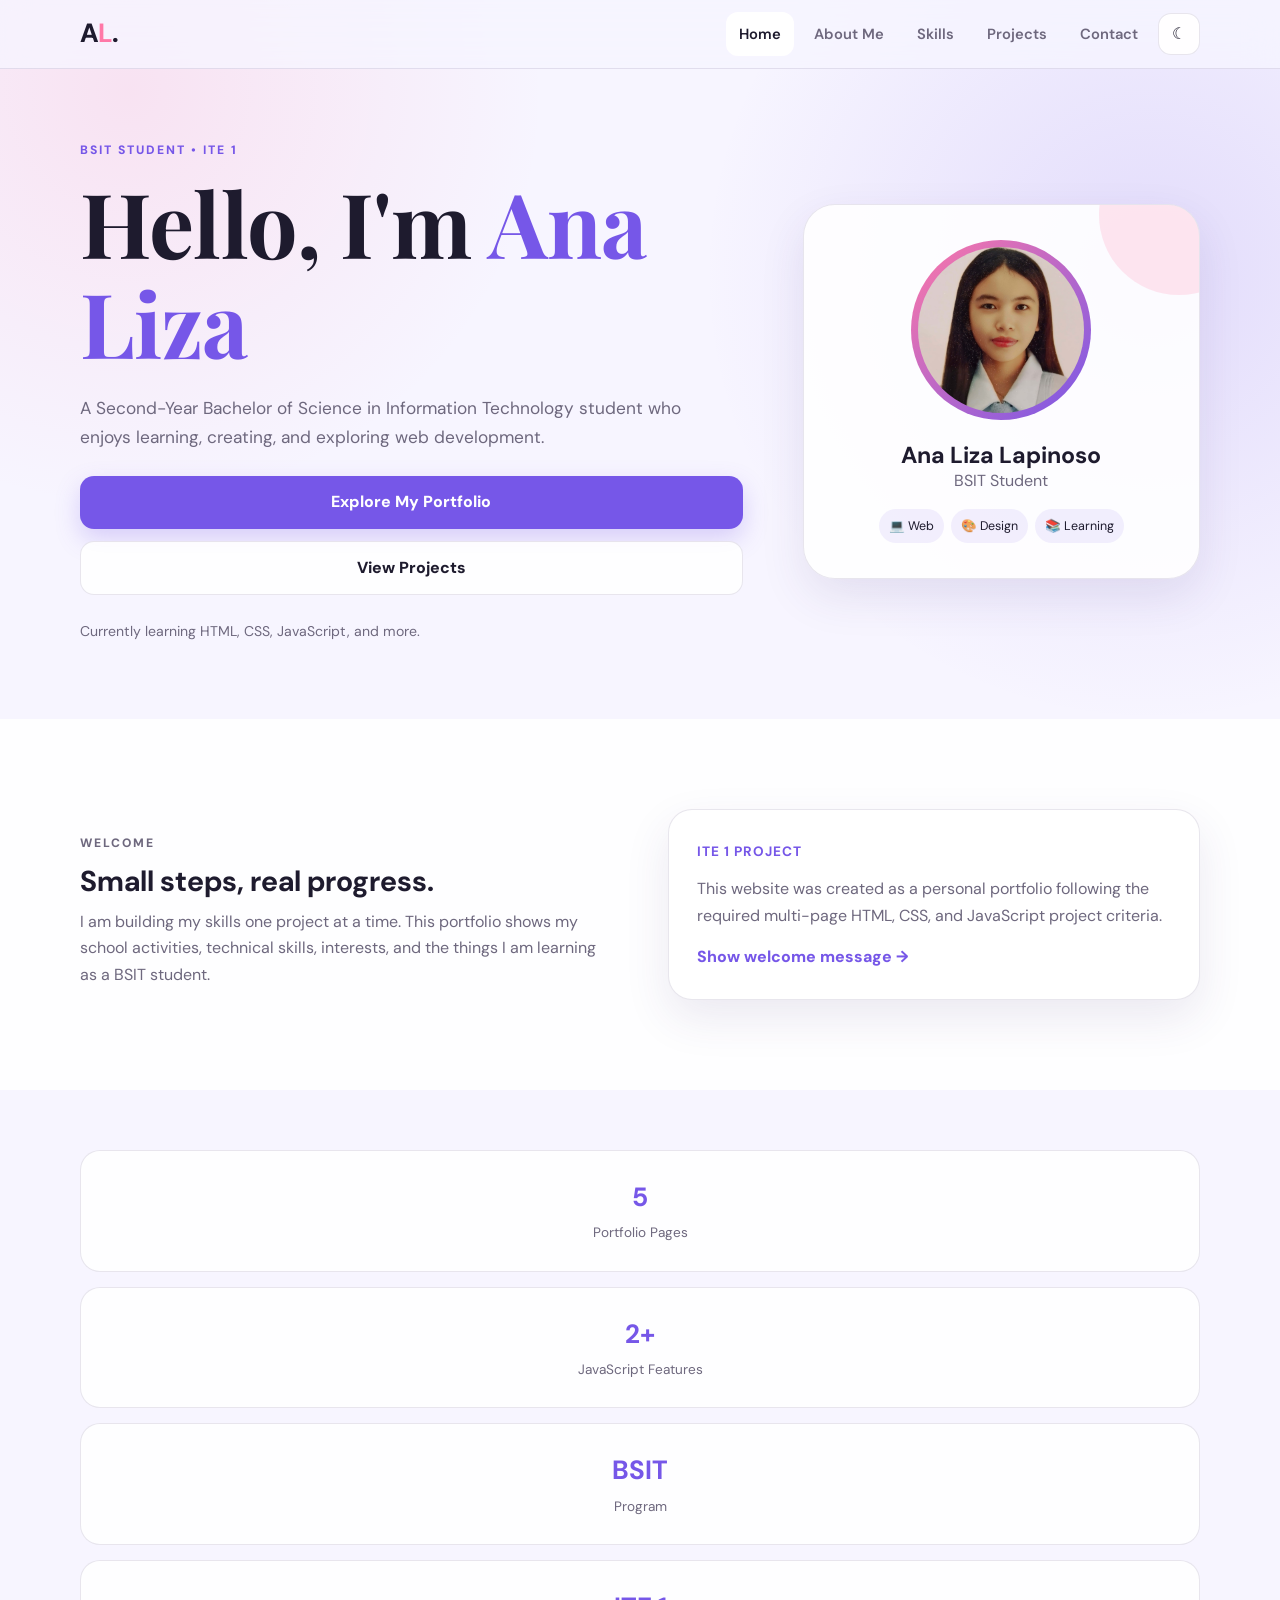
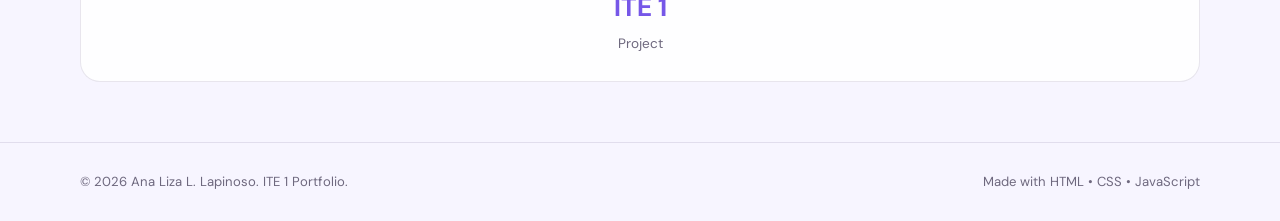
<file: index.html>
<!DOCTYPE html>
<html lang="en">
<head>
    <meta charset="UTF-8">
    <meta name="viewport" content="width=device-width, initial-scale=1.0">
    <meta name="description" content="Ana Liza's BSIT student portfolio for ITE 1.">
    <title>Ana Liza | BSIT Portfolio</title>
    <link rel="stylesheet" href="style.css">
</head>
<body>
<header class="site-header">
    <nav class="navbar container">
        <a class="logo" href="01-index.html">A<span>L</span>.</a>
        <button class="menu-toggle"
        id="menuToggle">
        ☰
    </button>
        <div class="nav-links">
            <a class="active" href="01-index.html">Home</a>
            <a href="02-about.html">About Me</a>
            <a href="03-skills.html">Skills</a>
            <a href="04-projects.html">Projects</a>
            <a href="05-contact.html">Contact</a>
            <button id="themeToggle" class="theme-btn" title="Toggle dark/light mode">☾</button>
        </div>
    </nav>
</header>

<main>
    <section class="hero container">
        <div class="hero-text">
            <p class="eyebrow">BSIT STUDENT • ITE 1</p>
            <h1>Hello, I'm <span>Ana Liza</span></h1>
            <p class="hero-subtitle">A Second-Year Bachelor of Science in Information Technology student who enjoys learning, creating, and exploring web development.</p>
            <div class="hero-actions">
                <a class="btn primary" href="02-about.html">Explore My Portfolio</a>
                <a class="btn secondary" href="04-projects.html">View Projects</a>
            </div>
            <p class="mini-note">Currently learning HTML, CSS, JavaScript, and more.</p>
        </div>

        <div class="profile-card">
            <div class="profile-ring">
                <img src="fe481cb0-2c4e-46b7-9b0f-e23e8c435175.jpg" alt="Ana Liza's profile photo"
                     onerror="this.style.display='none'; this.nextElementSibling.style.display='grid';">
                <div class="avatar-fallback">AL</div>
            </div>
            <h2>Ana Liza Lapinoso</h2>
            <p>BSIT Student</p>
            <div class="quick-tags">
                <span>💻 Web</span>
                <span>🎨 Design</span>
                <span>📚 Learning</span>
            </div>
        </div>
    </section>

    <section class="intro-section">
        <div class="container two-column">
            <div>
                <p class="eyebrow">WELCOME</p>
                <h2>Small steps, real progress.</h2>
                <p>I am building my skills one project at a time. This portfolio shows my school activities, technical skills, interests, and the things I am learning as a BSIT student.</p>
            </div>
            <div class="info-box">
                <strong>ITE 1 PROJECT</strong>
                <p>This website was created as a personal portfolio following the required multi-page HTML, CSS, and JavaScript project criteria.</p>
                <button class="text-btn" id="welcomeBtn">Show welcome message →</button>
            </div>
        </div>
    </section>

    <section class="stats container">
        <div class="stat-card"><strong>5</strong><span>Portfolio Pages</span></div>
        <div class="stat-card"><strong>2+</strong><span>JavaScript Features</span></div>
        <div class="stat-card"><strong>BSIT</strong><span>Program</span></div>
        <div class="stat-card"><strong>ITE 1</strong><span>Project</span></div>
    </section>
</main>

<footer class="footer">
    <div class="container footer-inner">
        <p>© <span id="year"></span> Ana Liza L. Lapinoso. ITE 1 Portfolio.</p>
        <p>Made with HTML • CSS • JavaScript</p>
    </div>
</footer>

<button id="backTop" class="back-top" aria-label="Back to top">↑</button>
<div id="toast" class="toast"></div>
<script src="07-script.js"></script>
</body>
</html>
</file>
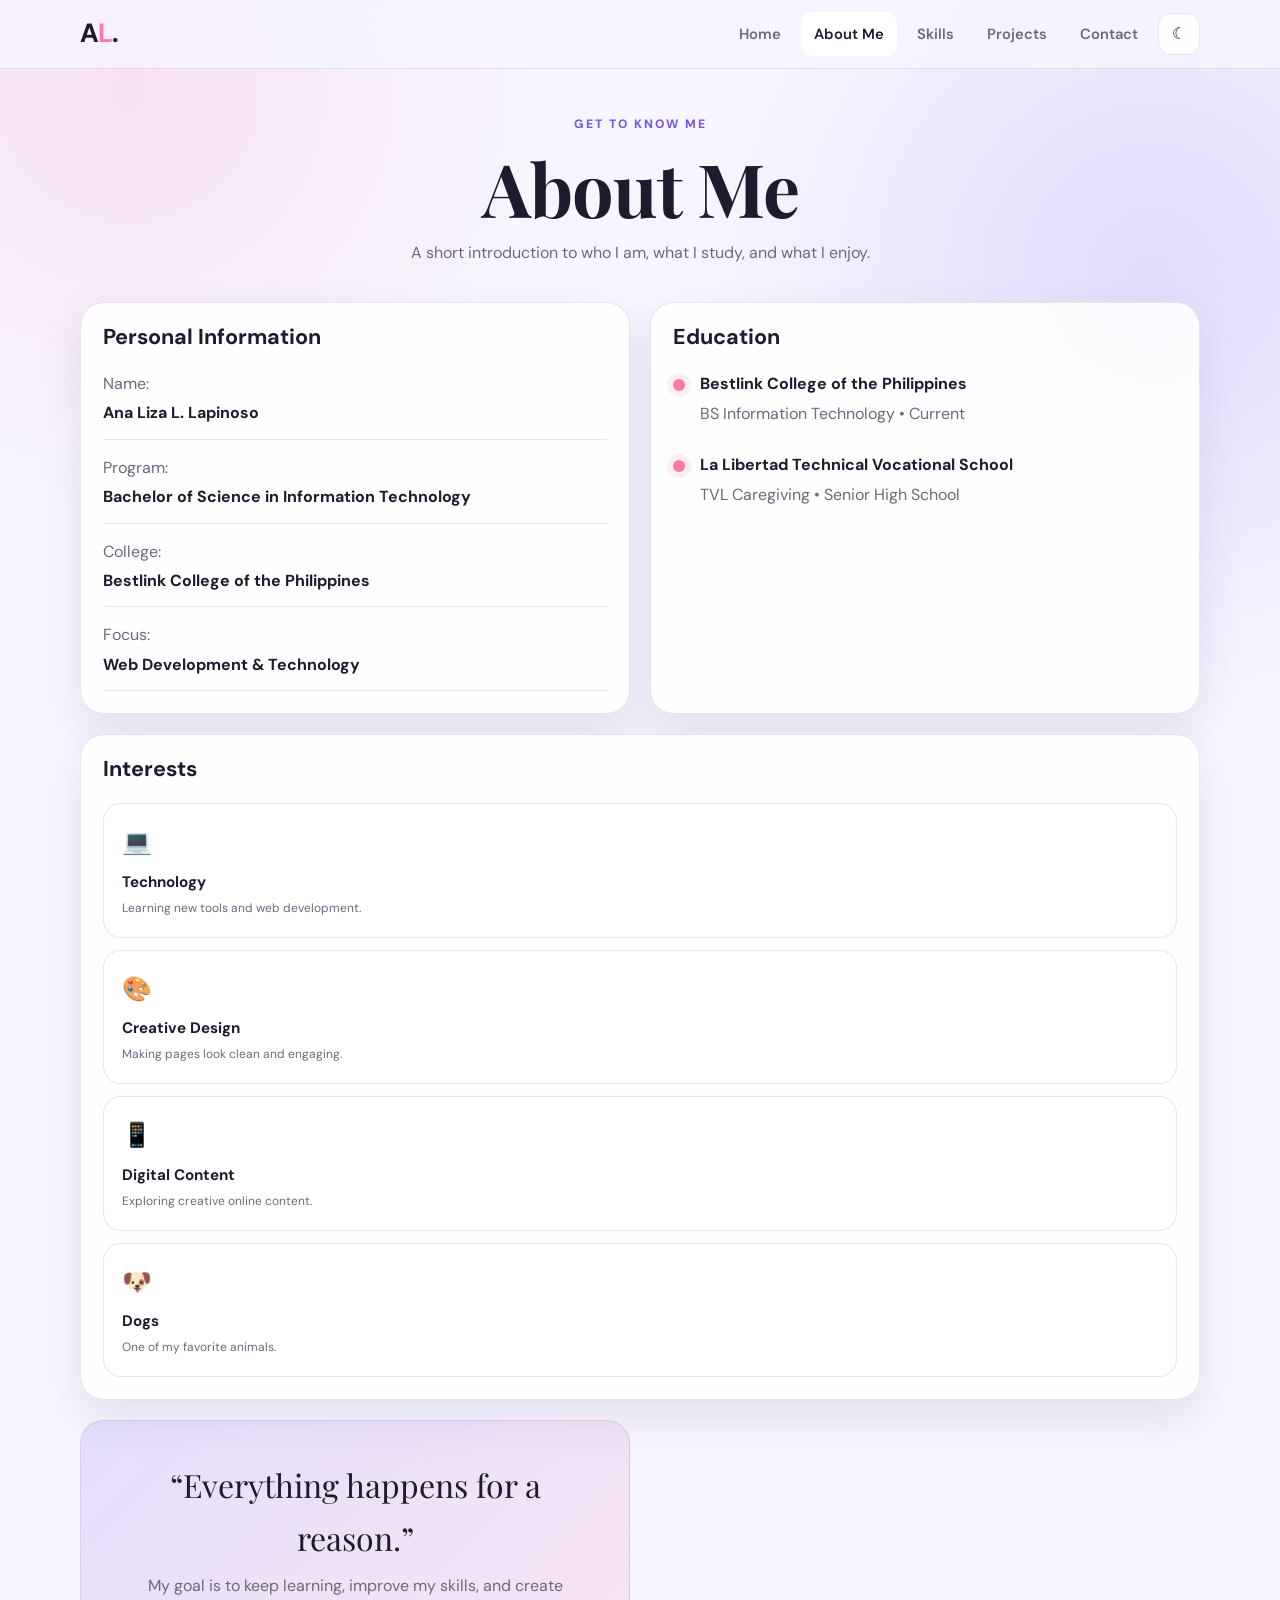
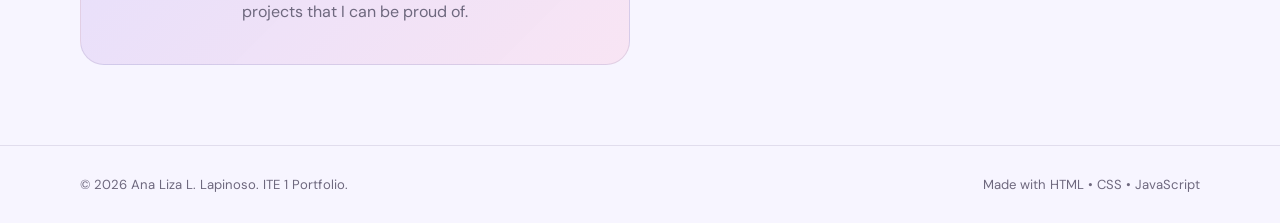
<file: 02-about.html>
<!DOCTYPE html>
<html lang="en">
<head>
    <meta charset="UTF-8">
    <meta name="viewport" content="width=device-width, initial-scale=1.0">
    <meta name="description" content="About Ana Liza - BSIT student portfolio.">
    <title>About Me | Ana Liza</title>
    <link rel="stylesheet" href="style.css">
</head>
<body>
<header class="site-header">
    <nav class="navbar container">
        <a class="logo" href="01-index.html">A<span>L</span>.</a>
        <button class="menu-toggle" aria-label="Open menu">☰</button>
        <div class="nav-links">
            <a href="01-index.html">Home</a>
            <a class="active" href="02-about.html">About Me</a>
            <a href="03-skills.html">Skills</a>
            <a href="04-projects.html">Projects</a>
            <a href="05-contact.html">Contact</a>
            <button id="themeToggle" class="theme-btn" title="Toggle dark/light mode">☾</button>
        </div>
    </nav>
</header>

<main class="page-main">
    <section class="page-heading container">
        <p class="eyebrow">GET TO KNOW ME</p>
        <h1>About Me</h1>
        <p>A short introduction to who I am, what I study, and what I enjoy.</p>
    </section>

    <section class="container content-grid">
        <article class="glass-card">
            <h2>Personal Information</h2>
            <div class="detail-list">
                <div><span>Name: </span><strong>Ana Liza L. Lapinoso</strong></div>
                <div><span>Program: </span><strong>Bachelor of Science in Information Technology</strong></div>
                <div><span>College: </span><strong>Bestlink College of the Philippines</strong></div>
                <div><span>Focus: </span><strong>Web Development & Technology</strong></div>
            </div>
        </article>

        <article class="glass-card">
            <h2>Education</h2>
            <div class="timeline">
                <div class="timeline-item">
                    <span class="timeline-dot"></span>
                    <div>
                        <strong>Bestlink College of the Philippines</strong>
                        <p>BS Information Technology • Current</p>
                    </div>
                </div>
                <div class="timeline-item">
                    <span class="timeline-dot"></span>
                    <div>
                        <strong>La Libertad Technical Vocational School</strong>
                        <p>TVL Caregiving • Senior High School</p>
                    </div>
                </div>
            </div>
        </article>

        <article class="glass-card full">
            <h2>Interests</h2>
            <div class="interest-grid">
                <div class="interest">💻 <strong>Technology</strong><small>Learning new tools and web development.</small></div>
                <div class="interest">🎨 <strong>Creative Design</strong><small>Making pages look clean and engaging.</small></div>
                <div class="interest">📱 <strong>Digital Content</strong><small>Exploring creative online content.</small></div>
                <div class="interest">🐶 <strong>Dogs</strong><small>One of my favorite animals.</small></div>
            </div>
        </article>

        <article class="quote-card full">
            <p class="quote">“Everything happens for a reason.”</p>
            <p>My goal is to keep learning, improve my skills, and create projects that I can be proud of.</p>
        </article>
    </section>
</main>

<footer class="footer">
    <div class="container footer-inner">
        <p>© <span id="year"></span> Ana Liza L. Lapinoso. ITE 1 Portfolio.</p>
        <p>Made with HTML • CSS • JavaScript</p>
    </div>
</footer>
<button id="backTop" class="back-top" aria-label="Back to top">↑</button>
<script src="07-script.js"></script>
</body>
</html>
</file>
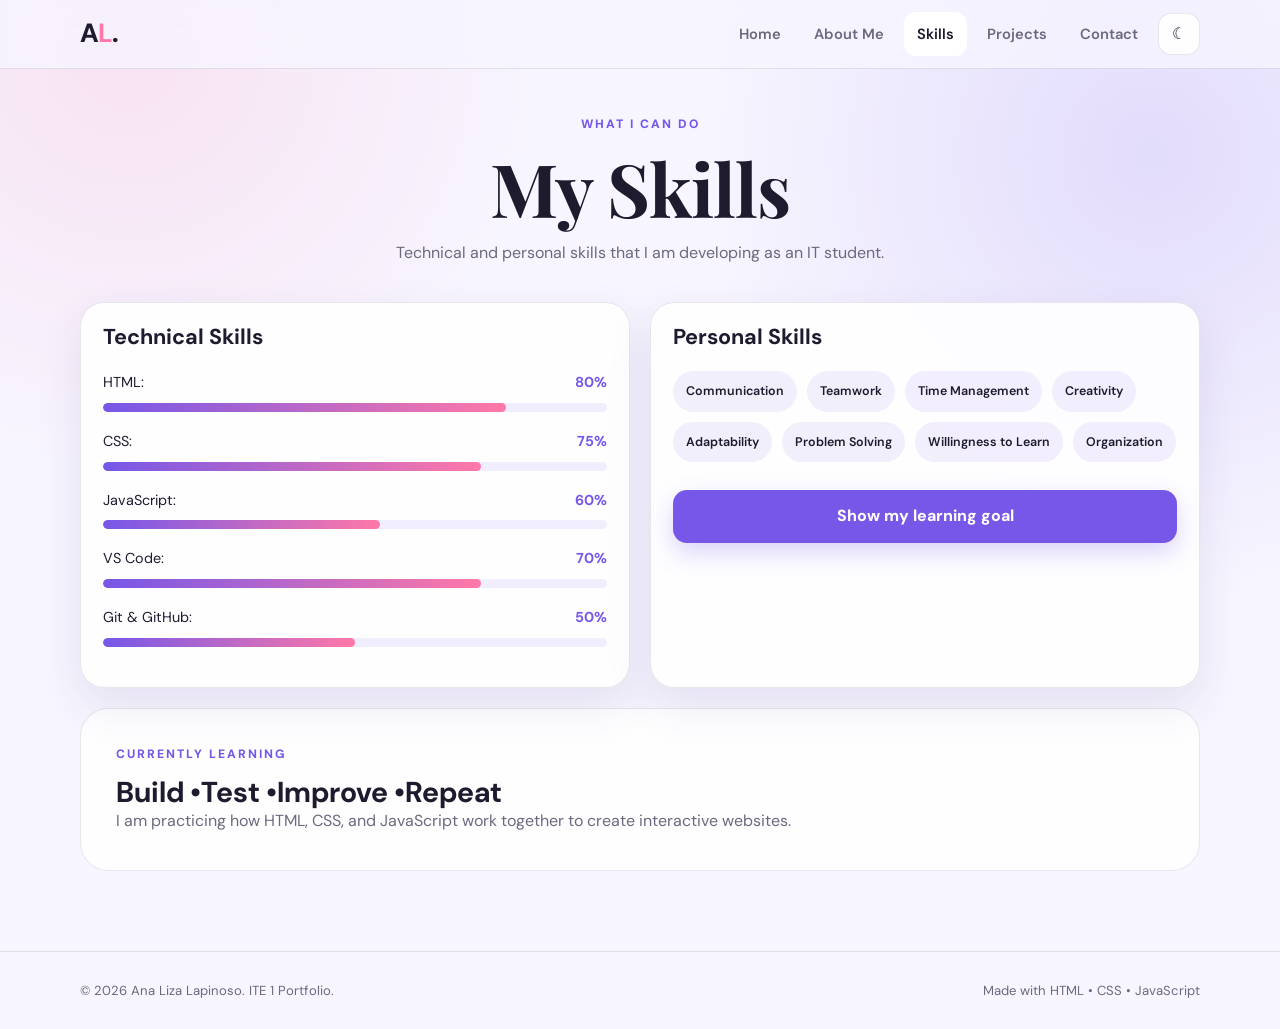
<file: 03-skills.html>
<!DOCTYPE html>
<html lang="en">
<head>
    <meta charset="UTF-8">
    <meta name="viewport" content="width=device-width, initial-scale=1.0">
    <title>Skills | Ana Liza</title>
    <link rel="stylesheet" href="style.css">
</head>
<body>
<header class="site-header">
    <nav class="navbar container">
        <a class="logo" href="01-index.html">A<span>L</span>.</a>
        <button class="menu-toggle" aria-label="Open menu">☰</button>
        <div class="nav-links">
            <a href="01-index.html">Home</a>
            <a href="02-about.html">About Me</a>
            <a class="active" href="03-skills.html">Skills</a>
            <a href="04-projects.html">Projects</a>
            <a href="05-contact.html">Contact</a>
            <button id="themeToggle" class="theme-btn" title="Toggle dark/light mode">☾</button>
        </div>
    </nav>
</header>

<main class="page-main">
    <section class="page-heading container">
        <p class="eyebrow">WHAT I CAN DO</p>
        <h1>My Skills</h1>
        <p>Technical and personal skills that I am developing as an IT student.</p>
    </section>

    <section class="container skills-layout">
        <article class="glass-card">
            <h2>Technical Skills</h2>
            <div class="skill">
                <div><span>HTML:</span><b>80%</b></div><div class="progress"><i style="width:80%"></i></div>
            </div>
            <div class="skill">
                <div><span>CSS:</span><b>75%</b></div><div class="progress"><i style="width:75%"></i></div>
            </div>
            <div class="skill">
                <div><span>JavaScript:</span><b>60%</b></div><div class="progress"><i style="width:55%"></i></div>
            </div>
            <div class="skill">
                <div><span>VS Code:</span><b>70%</b></div><div class="progress"><i style="width:75%"></i></div>
            </div>
            <div class="skill">
                <div><span>Git & GitHub:</span><b> 50%</b></div><div class="progress"><i style="width:50%"></i></div>
            </div>
        </article>

        <article class="glass-card">
            <h2>Personal Skills</h2>
            <div class="chip-list">
                <span>Communication</span><span>Teamwork</span><span>Time Management</span>
                <span>Creativity</span><span>Adaptability</span><span>Problem Solving</span>
                <span>Willingness to Learn</span><span>Organization</span>
            </div>
            <button class="btn primary full-btn" id="skillsBtn">Show my learning goal</button>
            <p id="skillMessage" class="hidden-message">My goal is to become more confident in coding and build useful, responsive websites.</p>
        </article>
    </section>

    <section class="container learning-banner">
        <div>
            <p class="eyebrow">CURRENTLY LEARNING</p>
            <h2>Build •Test •Improve •Repeat</h2>
            <p>I am practicing how HTML, CSS, and JavaScript work together to create interactive websites.</p>
        </div>
        <div class="code-symbol">&lt;/&gt;</div>
    </section>
</main>

<footer class="footer">
    <div class="container footer-inner">
        <p>© <span id="year"></span> Ana Liza Lapinoso. ITE 1 Portfolio.</p>
        <p>Made with HTML • CSS • JavaScript</p>
    </div>
</footer>
<button id="backTop" class="back-top" aria-label="Back to top">↑</button>
<script src="07-script.js"></script>
</body>
</html>
</file>
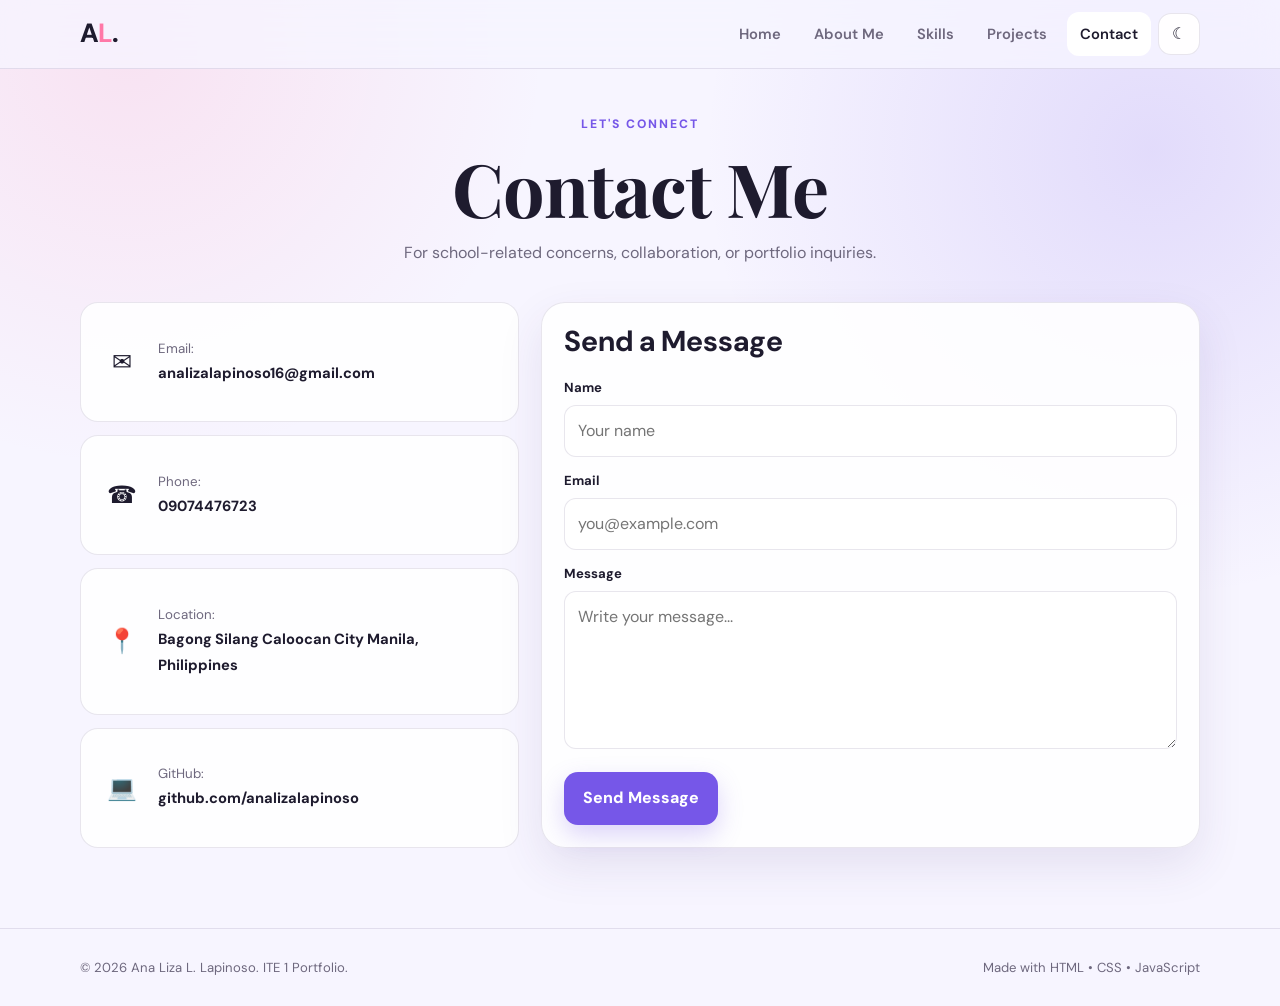
<file: 05-contact.html>
<!DOCTYPE html>
<html lang="en">
<head>
    <meta charset="UTF-8">
    <meta name="viewport" content="width=device-width, initial-scale=1.0">
    <title>Contact | Ana Liza</title>
    <link rel="stylesheet" href="style.css">
</head>
<body>
<header class="site-header">
    <nav class="navbar container">
        <a class="logo" href="01-index.html">A<span>L</span>.</a>
        <button class="menu-toggle" aria-label="Open menu">☰</button>
        <div class="nav-links">
            <a href="01-index.html">Home</a>
            <a href="02-about.html">About Me</a>
            <a href="03-skills.html">Skills</a>
            <a href="04-projects.html">Projects</a>
            <a class="active" href="05-contact.html">Contact</a>
            <button id="themeToggle" class="theme-btn" title="Toggle dark/light mode">☾</button>
        </div>
    </nav>
</header>

<main class="page-main">
    <section class="page-heading container">
        <p class="eyebrow">LET'S CONNECT</p>
        <h1>Contact Me</h1>
        <p>For school-related concerns, collaboration, or portfolio inquiries.</p>
    </section>

    <section class="container contact-grid">
        <div class="contact-info">
            <div class="contact-item"><span>✉</span><div><small>Email: </small><strong>analizalapinoso16@gmail.com</strong></div></div>
            <div class="contact-item"><span>☎</span><div><small>Phone: </small><strong>09074476723</strong></div></div>
            <div class="contact-item"><span>📍</span><div><small>Location: </small><strong> Bagong Silang Caloocan City Manila, Philippines</strong></div></div>
            <div class="contact-item"><span>💻</span><div><small>GitHub: </small><strong>github.com/analizalapinoso</strong></div></div>
        </div>

        <form class="contact-form" id="contactForm">
            <h2>Send a Message</h2>
            <label for="name:">Name</label>
            <input id="name:" type="text" placeholder="Your name" required>
            <label for="email:">Email</label>
            <input id="email:" type="email" placeholder="you@example.com" required>
            <label for="message:">Message</label>
            <textarea id="message:" rows="5" placeholder="Write your message..." required></textarea>
            <button class="btn primary" type="submit">Send Message</button>
        
        </form>
    </section>
</main>

<footer class="footer">
    <div class="container footer-inner">
        <p>© <span id="year"></span> Ana Liza L. Lapinoso. ITE 1 Portfolio.</p>
        <p>Made with HTML • CSS • JavaScript</p>
    </div>
</footer>
<button id="backTop" class="back-top" aria-label="Back to top">↑</button>
<script src="07-script.js"></script>
</body>
</html>
</file>
<file: style.css>
@import url('https://fonts.googleapis.com/css2?family=DM+Sans:wght@400;500;600;700&family=Playfair+Display:wght@600;700&display=swap');

/* =========================
   BASIC SETTINGS
========================= */

:root {
    --bg: #f7f5ff;
    --surface: rgba(255, 255, 255, 0.88);
    --surface-solid: #ffffff;
    --text: #1e1b2e;
    --muted: #6e687e;

    --primary: #7657e8;
    --primary-dark: #5d3fd0;
    --accent: #ff78a7;

    --border: rgba(50, 35, 90, 0.11);
    --shadow: 0 18px 45px rgba(69, 48, 120, 0.10);

    --radius: 24px;
}

/* DARK MODE */

body.dark {
    --bg: #12111a;
    --surface: rgba(30, 28, 43, 0.92);
    --surface-solid: #1e1c2b;
    --text: #f6f2ff;
    --muted: #b7b0c7;

    --border: rgba(255, 255, 255, 0.10);
    --shadow: 0 18px 45px rgba(0, 0, 0, 0.28);
}


/* =========================
   RESET
========================= */

* {
    box-sizing: border-box;
    margin: 0;
    padding: 0;
}

html {
    scroll-behavior: smooth;
}

body {
    font-family: 'DM Sans', sans-serif;
    color: var(--text);

    background:
        radial-gradient(
            circle at 10% 5%,
            rgba(255, 120, 167, 0.15),
            transparent 26rem
        ),
        radial-gradient(
            circle at 90% 15%,
            rgba(118, 87, 232, 0.16),
            transparent 28rem
        ),
        var(--bg);

    min-height: 100vh;
    line-height: 1.65;

    transition: background 0.25s ease,
                color 0.25s ease;
}

a {
    color: inherit;
    text-decoration: none;
}

button,
input,
textarea {
    font: inherit;
}


/* =========================
   CONTAINER
========================= */

.container {
    width: min(1120px, 92%);
    margin: auto;
}


/* =========================
   HEADER / NAVIGATION
========================= */

.site-header {
    position: sticky;
    top: 0;
    z-index: 50;

    background: rgba(247, 245, 255, 0.78);

    backdrop-filter: blur(16px);

    border-bottom: 1px solid var(--border);
}

body.dark .site-header {
    background: rgba(18, 17, 26, 0.78);
}

.navbar {
    min-height: 76px;

    display: flex;
    align-items: center;
    justify-content: space-between;

    gap: 20px;
}


/* LOGO */

.logo {
    font-size: 1.65rem;
    font-weight: 800;
    letter-spacing: -1px;
}

.logo span {
    color: var(--accent);
}


/* NAV LINKS */

.nav-links {
    display: flex;
    align-items: center;
    gap: 7px;
}

.nav-links a {
    padding: 10px 13px;

    border-radius: 12px;

    color: var(--muted);

    font-weight: 600;
    font-size: 0.92rem;

    transition: 0.2s;
}

.nav-links a:hover,
.nav-links a.active {
    color: var(--text);
    background: var(--surface-solid);
}


/* DARK MODE BUTTON */

.theme-btn,
.menu-toggle {
    border: 1px solid var(--border);

    background: var(--surface);

    color: var(--text);

    width: 42px;
    height: 42px;

    border-radius: 13px;

    cursor: pointer;

    transition: 0.2s;
}

.theme-btn:hover,
.menu-toggle:hover {
    transform: translateY(-2px);
}


/* MOBILE MENU BUTTON */

.menu-toggle {
    display: none;

    font-size: 1.25rem;
}


/* =========================
   GENERAL TEXT
========================= */

.eyebrow {
    font-size: 0.76rem;

    font-weight: 800;

    letter-spacing: 2px;

    color: var(--primary);

    margin-bottom: 12px;
}

h1,
h2 {
    line-height: 1.12;
}

h1 {
    font-family: 'Playfair Display', serif;

    font-size: clamp(3.2rem, 7vw, 5.8rem);

    letter-spacing: -2px;
}

h1 span {
    color: var(--primary);
}

h2 {
    font-size: 1.8rem;
}


/* =========================
   HOME HERO
========================= */

.hero {
    min-height: 650px;

    display: grid;

    grid-template-columns: 1.25fr 0.75fr;

    align-items: center;

    gap: 60px;

    padding-top: 70px;
    padding-bottom: 70px;
}

.hero-subtitle {
    max-width: 650px;

    color: var(--muted);

    font-size: 1.08rem;

    margin: 22px 0;
}

.hero-actions {
    display: flex;

    flex-wrap: wrap;

    gap: 12px;

    margin: 25px 0;
}

.mini-note {
    color: var(--muted);

    font-size: 0.88rem;
}


/* =========================
   BUTTONS
========================= */

.btn {
    display: inline-flex;

    align-items: center;
    justify-content: center;

    border: 0;

    border-radius: 14px;

    padding: 13px 19px;

    font-weight: 800;

    cursor: pointer;

    transition: 0.2s;
}

.btn:hover {
    transform: translateY(-2px);
}

.btn.primary {
    background: var(--primary);

    color: #ffffff;

    box-shadow:
        0 10px 24px rgba(118, 87, 232, 0.25);
}

.btn.primary:hover {
    background: var(--primary-dark);
}

.btn.secondary {
    border: 1px solid var(--border);

    background: var(--surface);

    color: var(--text);
}


/* =========================
   PROFILE CARD
========================= */

.profile-card {
    background: var(--surface);

    border: 1px solid var(--border);

    box-shadow: var(--shadow);

    border-radius: 32px;

    padding: 35px;

    text-align: center;

    position: relative;

    overflow: hidden;
}

.profile-card::before {
    content: "";

    position: absolute;

    width: 160px;
    height: 160px;

    border-radius: 50%;

    background: rgba(255, 120, 167, 0.18);

    top: -70px;
    right: -60px;
}


/* PROFILE PHOTO */

.profile-ring {
    width: 220px;
    height: 220px;

    margin: 0 auto 22px;

    border-radius: 50%;

    padding: 7px;

    background:
        linear-gradient(
            135deg,
            var(--accent),
            var(--primary)
        );

    position: relative;
}

.profile-ring img,
.avatar-fallback {
    width: 100%;
    height: 100%;

    border-radius: 50%;

    object-fit: cover;

    background: var(--surface-solid);
}

.avatar-fallback {
    display: none;

    place-items: center;

    font-size: 3.2rem;

    font-weight: 800;

    color: var(--primary);
}

.profile-card h2 {
    font-size: 1.45rem;
}

.profile-card p {
    color: var(--muted);
}


/* PROFILE TAGS */

.quick-tags {
    display: flex;

    justify-content: center;

    gap: 7px;

    flex-wrap: wrap;

    margin-top: 15px;
}

.quick-tags span,
.chip-list span {
    padding: 7px 10px;

    border-radius: 999px;

    background: rgba(118, 87, 232, 0.09);

    font-size: 0.78rem;
}


/* =========================
   INTRO SECTION
========================= */

.intro-section {
    padding: 90px 0;

    background: var(--surface);
}

.two-column {
    display: grid;

    grid-template-columns: 1fr 1fr;

    gap: 55px;

    align-items: center;
}

.two-column p {
    color: var(--muted);

    margin-top: 12px;
}


/* INFO BOX */

.info-box {
    border: 1px solid var(--border);

    background: var(--surface-solid);

    padding: 28px;

    border-radius: var(--radius);

    box-shadow: var(--shadow);
}

.info-box strong {
    color: var(--primary);

    font-size: 0.85rem;

    letter-spacing: 1px;
}

.text-btn {
    border: 0;

    background: none;

    color: var(--primary);

    font-weight: 800;

    cursor: pointer;

    margin-top: 15px;
}


/* =========================
   STATS
========================= */

.stats {
    display: grid;

    grid-template-columns: repeat(4, 1fr);

    gap: 15px;

    padding: 60px 0;
}

.stat-card {
    padding: 25px;

    border: 1px solid var(--border);

    border-radius: 20px;

    background: var(--surface);

    text-align: center;
}

.stat-card strong {
    display: block;

    font-size: 1.65rem;

    color: var(--primary);
}

.stat-card span {
    color: var(--muted);

    font-size: 0.85rem;
}


/* =========================
   FOOTER
========================= */

.footer {
    border-top: 1px solid var(--border);

    padding: 28px 0;

    color: var(--muted);

    font-size: 0.82rem;
}

.footer-inner {
    display: flex;

    justify-content: space-between;

    gap: 15px;

    flex-wrap: wrap;
}


/* =========================
   OTHER PAGES
========================= */

.page-main {
    padding: 65px 0 80px;
}

.page-heading {
    text-align: center;

    margin-bottom: 50px;
}

.page-heading h1 {
    font-size: clamp(2.7rem, 6vw, 4.6rem);
}

.page-heading > p:last-child {
    color: var(--muted);

    max-width: 650px;

    margin: 12px auto 0;
}


/* =========================
   GLASS CARDS
========================= */

.content-grid {
    display: grid;

    grid-template-columns: 1fr 1fr;

    gap: 20px;
}

.glass-card {
    background: var(--surface);

    border: 1px solid var(--border);

    border-radius: var(--radius);

    padding: 30px;

    box-shadow: var(--shadow);
}

.glass-card.full {
    grid-column: 1 / -1;
}

.glass-card h2 {
    margin-bottom: 22px;

    font-size: 1.35rem;
}


/* =========================
   PERSONAL INFORMATION
========================= */

.detail-list {
    display: grid;

    gap: 15px;
}

.detail-list div {
    display: flex;

    justify-content: space-between;

    gap: 20px;

    border-bottom: 1px solid var(--border);

    padding-bottom: 12px;
}

.detail-list span {
    color: var(--muted);
}


/* =========================
   TIMELINE
========================= */

.timeline {
    display: grid;

    gap: 24px;
}

.timeline-item {
    display: flex;

    gap: 15px;
}

.timeline-dot {
    width: 12px;
    height: 12px;

    background: var(--accent);

    border-radius: 50%;

    margin-top: 8px;

    box-shadow:
        0 0 0 6px rgba(255, 120, 167, 0.12);

    flex: 0 0 auto;
}

.timeline-item p {
    color: var(--muted);

    margin-top: 4px;
}


/* =========================
   INTERESTS
========================= */

.interest-grid {
    display: grid;

    grid-template-columns: repeat(4, 1fr);

    gap: 12px;
}

.interest {
    padding: 18px;

    border: 1px solid var(--border);

    border-radius: 18px;

    background: var(--surface-solid);

    font-size: 1.5rem;

    transition: 0.2s;
}

.interest:hover {
    transform: translateY(-4px);

    border-color: var(--primary);
}

.interest strong {
    display: block;

    font-size: 0.95rem;

    margin-top: 8px;
}

.interest small {
    display: block;

    color: var(--muted);

    font-size: 0.75rem;

    margin-top: 4px;
}


/* =========================
   QUOTE
========================= */

.quote-card {
    padding: 38px;

    border-radius: var(--radius);

    background:
        linear-gradient(
            135deg,
            rgba(118, 87, 232, 0.14),
            rgba(255, 120, 167, 0.13)
        );

    border: 1px solid var(--border);

    text-align: center;
}

.quote-card .quote {
    font-family: 'Playfair Display', serif;

    font-size: 2rem;
}

.quote-card p:last-child {
    color: var(--muted);

    margin-top: 8px;
}


/* =========================
   SKILLS
========================= */

.skills-layout {
    display: grid;

    grid-template-columns: 1fr 1fr;

    gap: 20px;
}

.skill {
    margin: 18px 0;
}

.skill > div:first-child {
    display: flex;

    justify-content: space-between;

    font-size: 0.9rem;
}

.skill b {
    color: var(--primary);
}


/* PROGRESS BAR */

.progress {
    height: 9px;

    background: rgba(118, 87, 232, 0.10);

    border-radius: 99px;

    overflow: hidden;

    margin-top: 8px;
}

.progress i {
    display: block;

    height: 100%;

    border-radius: 99px;

    background:
        linear-gradient(
            90deg,
            var(--primary),
            var(--accent)
        );
}


/* SKILL CHIPS */

.chip-list {
    display: flex;

    flex-wrap: wrap;

    gap: 10px;

    margin-bottom: 28px;
}

.chip-list span {
    padding: 10px 13px;

    font-weight: 600;
}

.full-btn {
    width: 100%;
}


/* SHOW / HIDE MESSAGE */

.hidden-message {
    display: none;

    color: var(--muted);

    margin-top: 16px;

    text-align: center;
}

.hidden-message.show {
    display: block;
}


/* =========================
   LEARNING BANNER
========================= */

.learning-banner {
    margin-top: 20px;

    padding: 35px;

    border-radius: 28px;

    background: var(--surface);

    border: 1px solid var(--border);

    display: flex;

    justify-content: space-between;

    align-items: center;

    gap: 20px;
}

.learning-banner p:last-child {
    color: var(--muted);

    max-width: 700px;
}

.code-symbol {
    font-size: 4rem;

    font-weight: 800;

    color: var(--primary);

    opacity: 0.8;
}


/* =========================
   PROJECTS
========================= */

.project-grid {
    display: grid;

    grid-template-columns: repeat(3, 1fr);

    gap: 18px;
}

.project-card {
    position: relative;

    background: var(--surface);

    border: 1px solid var(--border);

    border-radius: 24px;

    padding: 28px;

    box-shadow: var(--shadow);

    transition: 0.2s;

    min-height: 290px;
}

.project-card:hover {
    transform: translateY(-5px);

    border-color: rgba(118, 87, 232, 0.35);
}

.project-number {
    position: absolute;

    right: 20px;

    top: 18px;

    font-size: 0.75rem;

    color: var(--muted);
}

.project-icon {
    font-size: 2.2rem;

    margin-bottom: 20px;
}

.project-card h2 {
    font-size: 1.3rem;
}

.project-card p {
    color: var(--muted);

    font-size: 0.9rem;

    margin: 12px 0 20px;
}

.project-link {
    color: var(--primary);

    font-weight: 800;

    transition: 0.2s;
}

.project-link:hover {
    color: var(--primary-dark);

    text-decoration: underline;
}

.featured-project {
    border-color: rgba(118, 87, 232, 0.35);
}


/* PROJECT NOTE */

.project-note {
    margin-top: 22px;

    padding: 17px 20px;

    background: rgba(255, 193, 7, 0.10);

    border: 1px solid rgba(255, 193, 7, 0.28);

    border-radius: 15px;

    font-size: 0.88rem;

    color: var(--muted);
}

code {
    background: rgba(118, 87, 232, 0.1);

    padding: 2px 5px;

    border-radius: 5px;
}


/* =========================
   CONTACT
========================= */

.contact-grid {
    display: grid;

    grid-template-columns: 0.8fr 1.2fr;

    gap: 22px;
}

.contact-info {
    display: grid;

    gap: 13px;
}

.contact-item {
    display: flex;

    gap: 15px;

    align-items: center;

    background: var(--surface);

    border: 1px solid var(--border);

    border-radius: 18px;

    padding: 20px;
}

.contact-item > span {
    font-size: 1.5rem;

    width: 42px;

    text-align: center;
}

.contact-item small {
    display: block;

    color: var(--muted);
}

.contact-item strong {
    font-size: 0.92rem;

    overflow-wrap: anywhere;
}


/* CONTACT FORM */

.contact-form {
    background: var(--surface);

    border: 1px solid var(--border);

    border-radius: var(--radius);

    padding: 30px;

    box-shadow: var(--shadow);
}

.contact-form h2 {
    margin-bottom: 20px;
}

.contact-form label {
    display: block;

    font-size: 0.82rem;

    font-weight: 700;

    margin: 13px 0 6px;
}

.contact-form input,
.contact-form textarea {
    width: 100%;

    border: 1px solid var(--border);

    background: var(--surface-solid);

    color: var(--text);

    border-radius: 12px;

    padding: 12px 13px;

    outline: none;

    resize: vertical;
}

.contact-form input:focus,
.contact-form textarea:focus {
    border-color: var(--primary);

    box-shadow:
        0 0 0 3px rgba(118, 87, 232, 0.10);
}

.contact-form .btn {
    margin-top: 15px;
}

.form-note {
    color: var(--muted);

    font-size: 0.76rem;

    margin-top: 10px;
}


/* =========================
   BACK TO TOP
========================= */

.back-top {
    position: fixed;

    right: 20px;

    bottom: 20px;

    width: 45px;
    height: 45px;

    border: 0;

    border-radius: 14px;

    background: var(--primary);

    color: #ffffff;

    font-size: 1.2rem;

    cursor: pointer;

    opacity: 0;

    pointer-events: none;

    transform: translateY(10px);

    transition: 0.2s;

    z-index: 40;
}

.back-top.show {
    opacity: 1;

    pointer-events: auto;

    transform: translateY(0);
}

.back-top:hover {
    background: var(--primary-dark);

    transform: translateY(-3px);
}


/* =========================
   TOAST MESSAGE
========================= */

.toast {
    position: fixed;

    left: 50%;

    bottom: 30px;

    transform: translate(-50%, 20px);

    background: #1e1b2e;

    color: #ffffff;

    padding: 13px 18px;

    border-radius: 13px;

    opacity: 0;

    pointer-events: none;

    transition: 0.25s;

    z-index: 100;

    font-size: 0.88rem;

    text-align: center;

    max-width: 90%;
}

.toast.show {
    opacity: 1;

    transform: translate(-50%, 0);
}


/* =========================
   TABLET
========================= */

@media (max-width: 850px) {

    .nav-links {
        display: none;

        position: absolute;

        left: 4%;
        right: 4%;

        top: 70px;

        flex-direction: column;

        align-items: stretch;

        padding: 12px;

        background: var(--surface-solid);

        border: 1px solid var(--border);

        border-radius: 18px;

        box-shadow: var(--shadow);
    }

    .nav-links.open {
        display: flex;
    }

    .nav-links a {
        text-align: center;
    }

    .menu-toggle {
        display: block;
    }


    /* HOME */

    .hero {
        grid-template-columns: 1fr;

        text-align: center;

        min-height: auto;
    }

    .hero-subtitle {
        margin-left: auto;
        margin-right: auto;
    }

    .hero-actions {
        justify-content: center;
    }

    .profile-card {
        max-width: 430px;

        width: 100%;

        margin: auto;
    }


    /* GENERAL GRIDS */

    .two-column,
    .content-grid,
    .skills-layout,
    .contact-grid {
        grid-template-columns: 1fr;
    }

    .glass-card.full {
        grid-column: auto;
    }


    /* INTERESTS */

    .interest-grid {
        grid-template-columns: 1fr 1fr;
    }


    /* PROJECTS */

    .project-grid {
        grid-template-columns: 1fr 1fr;
    }


    /* STATS */

    .stats {
        grid-template-columns: 1fr 1fr;
    }
}


/* =========================
   MOBILE
========================= */

@media (max-width: 560px) {
}

    .navbar {
        min-height: 68px;
    }

    .hero {
        padding-top: 45px;

        padding-bottom: 50px;
    }

    .profile-ring {
        width: 180px;

        height: 180px;
    }

    .hero-actions .btn {
        width: 100%;
    }


    /* STATS */

    .stats {
        grid-template-columns: 1fr;
    }


    /* PROJECTS */

    .project-grid {
        grid-template-columns: 1fr;
    }


    /* INFORMATION */

    .detail-list div {
        display: block;
    }

    .detail-list strong {
        display: block;

        margin-top: 3px;
    }


    /* INTERESTS */

    .interest-grid {
        grid-template-columns: 1fr;
    }


    /* LEARNING BANNER */

    .learning-banner {
        display: block;
    }

    .code-symbol {
        display: none;
    }


    /* TEXT */

    h1 {
        letter-spacing: -1px;
    }

    .page-main {
        padding-top: 45px;
    }

    .page-heading {
        margin-bottom: 35px;
    }


    /* CONTACT */

    .contact-form,
    .glass-card {
        padding: 22px;
    }

    /* ================================
   ACADEMIC ACTIVITIES
================================ */

.academic-label {
    display: flex;
    align-items: center;
    gap: 10px;
    margin: 25px 0;
    font-size: 0.85rem;
    font-weight: 700;
    color: var(--muted);
}

.academic-label span:first-child {
    background: linear-gradient(135deg, var(--primary), var(--accent));
    color: white;
    padding: 7px 14px;
    border-radius: 999px;
    letter-spacing: 1px;
}

.activity-card {
    overflow: hidden;
    background: var(--surface);
    border: 1px solid var(--border);
    border-radius: var(--radius);
    box-shadow: var(--shadow);
    transition: transform 0.3s ease, box-shadow 0.3s ease;
    backdrop-filter: blur(12px);
}

.activity-card:hover {
    transform: translateY(-8px);
    box-shadow: 0 25px 55px rgba(118, 87, 232, 0.18);
}

.activity-image {
    height: 190px;
    position: relative;
    display: flex;
    align-items: center;
    justify-content: center;
    overflow: hidden;
}

.prelim-image {
    background: linear-gradient(135deg, #c8b6ff, #f7b6d2);
}

.midterm-image {
    background: linear-gradient(135deg, #a8c7ff, #d8b4fe);
}

.finals-image {
    background: linear-gradient(135deg, #ffb6d5, #c8b6ff);
}

.activity-icon {
    font-size: 4.5rem;
    filter: drop-shadow(0 8px 12px rgba(0, 0, 0, 0.12));
    transition: transform 0.3s ease;
}

.activity-card:hover .activity-icon {
    transform: scale(1.12) rotate(-3deg);
}

.period-badge {
    position: absolute;
    top: 15px;
    left: 15px;
    padding: 7px 12px;
    border-radius: 999px;
    background: rgba(255, 255, 255, 0.88);
    color: var(--primary-dark);
    font-size: 0.72rem;
    font-weight: 800;
    letter-spacing: 1px;
    backdrop-filter: blur(8px);
}

.activity-content {
    padding: 25px;
}

.activity-number {
    margin-bottom: 8px;
    color: var(--primary);
    font-size: 0.72rem;
    font-weight: 800;
    letter-spacing: 1px;
}

.activity-content h2 {
    margin-bottom: 10px;
}

.activity-content p:not(.activity-number) {
    color: var(--muted);
    line-height: 1.7;
}

.activity-btn {
    display: inline-flex;
    align-items: center;
    gap: 10px;
    margin-top: 18px;
    padding: 11px 18px;
    border-radius: 999px;
    background: linear-gradient(135deg, var(--primary), var(--accent));
    color: white;
    text-decoration: none;
    font-weight: 700;
    transition: transform 0.25s ease, box-shadow 0.25s ease;
}

.activity-btn span {
    font-size: 1.1rem;
    transition: transform 0.25s ease;
}

.activity-btn:hover {
    transform: translateY(-2px);
    box-shadow: 0 10px 25px rgba(118, 87, 232, 0.25);
}

.activity-btn:hover span {
    transform: translateX(4px);
}

/* Mobile */
@media (max-width: 700px) {

    .activity-image {
        height: 160px;
    }

    .activity-content {
        padding: 20px;
    }

    .activity-icon {
        font-size: 3.8rem;
    }
}

/* ===== ACADEMIC ACTIVITIES ===== */

.academic-label {
    display: flex;
    align-items: center;
    gap: 10px;
    margin: 25px 0;
    font-weight: 700;
    color: var(--muted);
}

.academic-label span:first-child {
    background: linear-gradient(135deg, var(--primary), var(--accent));
    color: white;
    padding: 7px 14px;
    border-radius: 50px;
}

.activity-card {
    overflow: hidden;
    background: var(--surface);
    border: 1px solid var(--border);
    border-radius: 24px;
    box-shadow: var(--shadow);
    margin-bottom: 25px;
    transition: 0.3s ease;
}

.activity-card:hover {
    transform: translateY(-8px);
    box-shadow: 0 20px 45px rgba(118, 87, 232, 0.20);
}

.activity-image {
    height: 180px;
    display: flex;
    align-items: center;
    justify-content: center;
    position: relative;
}

.prelim-image {
    background: linear-gradient(135deg, #c8b6ff, #f7b6d2);
}

.midterm-image {
    background: linear-gradient(135deg, #a8c7ff, #d8b4fe);
}

.finals-image {
    background: linear-gradient(135deg, #ffb6d5, #c8b6ff);
}

.activity-icon {
    font-size: 65px;
}

.period-badge {
    position: absolute;
    top: 15px;
    left: 15px;
    background: white;
    color: var(--primary-dark);
    padding: 7px 13px;
    border-radius: 50px;
    font-size: 12px;
    font-weight: 800;
}

.activity-content {
    padding: 25px;
}

.activity-number {
    color: var(--primary);
    font-size: 12px;
    font-weight: 800;
    letter-spacing: 1px;
}

.activity-content h2 {
    margin: 8px 0;
}

.activity-content p {
    color: var(--muted);
}

.activity-btn {
    display: inline-flex;
    gap: 8px;
    margin-top: 15px;
    padding: 11px 18px;
    border-radius: 50px;
    background: linear-gradient(135deg, var(--primary), var(--accent));
    color: white;
    text-decoration: none;
    font-weight: 700;
}

.activity-btn:hover {
    transform: translateY(-2px);
}

/* =========================
   FULL IMAGE VIEWER
========================= */

.prelim-card img {
    cursor: zoom-in;
}

.image-viewer {
    display: none;
    position: fixed;
    z-index: 9999;
    inset: 0;

    background: rgba(15, 10, 30, 0.88);

    align-items: center;
    justify-content: center;

    padding: 25px;

    backdrop-filter: blur(8px);
}

.image-viewer img {
    max-width: 95%;
    max-height: 90vh;

    width: auto;
    height: auto;

    object-fit: contain;

    border-radius: 12px;

    box-shadow: 0 20px 60px rgba(0, 0, 0, 0.4);
}

.close-viewer {
    position: absolute;
    top: 20px;
    right: 30px;

    color: white;
    font-size: 45px;
    font-weight: 300;

    cursor: pointer;
    z-index: 10000;
}

.close-viewer:hover {
    transform: scale(1.1);
}

@media (max-width: 800px) {

    .menu-toggle {
        display: block;
    }

    .nav-links {
        display: none;
        position: absolute;
        top: 75px;
        left: 20px;
        right: 20px;
        flex-direction: column;
        padding: 20px;
        background: var(--surface-solid);
        border: 1px solid var(--border);
        border-radius: 20px;
        box-shadow: var(--shadow);
    }

    .nav-links.open {
        display: flex;
    }
}

/* FIX CLICKABLE LINKS */
a {
    position: relative;
    z-index: 100;
    pointer-events: auto;
}

.back-button {
    position: relative;
    z-index: 100;
}

.back-button a {
    position: relative;
    z-index: 101;
    pointer-events: auto;
    cursor: pointer;
}

.hero-actions {
    position: relative;
    z-index: 100;
}

.hero-actions a {
    position: relative;
    z-index: 101;
    pointer-events: auto;
    cursor: pointer;
}

.nav-links {
    position: relative;
    z-index: 1000;
}

.nav-links a,
.menu-toggle {
    pointer-events: auto;
    cursor: pointer;
}
</file>
